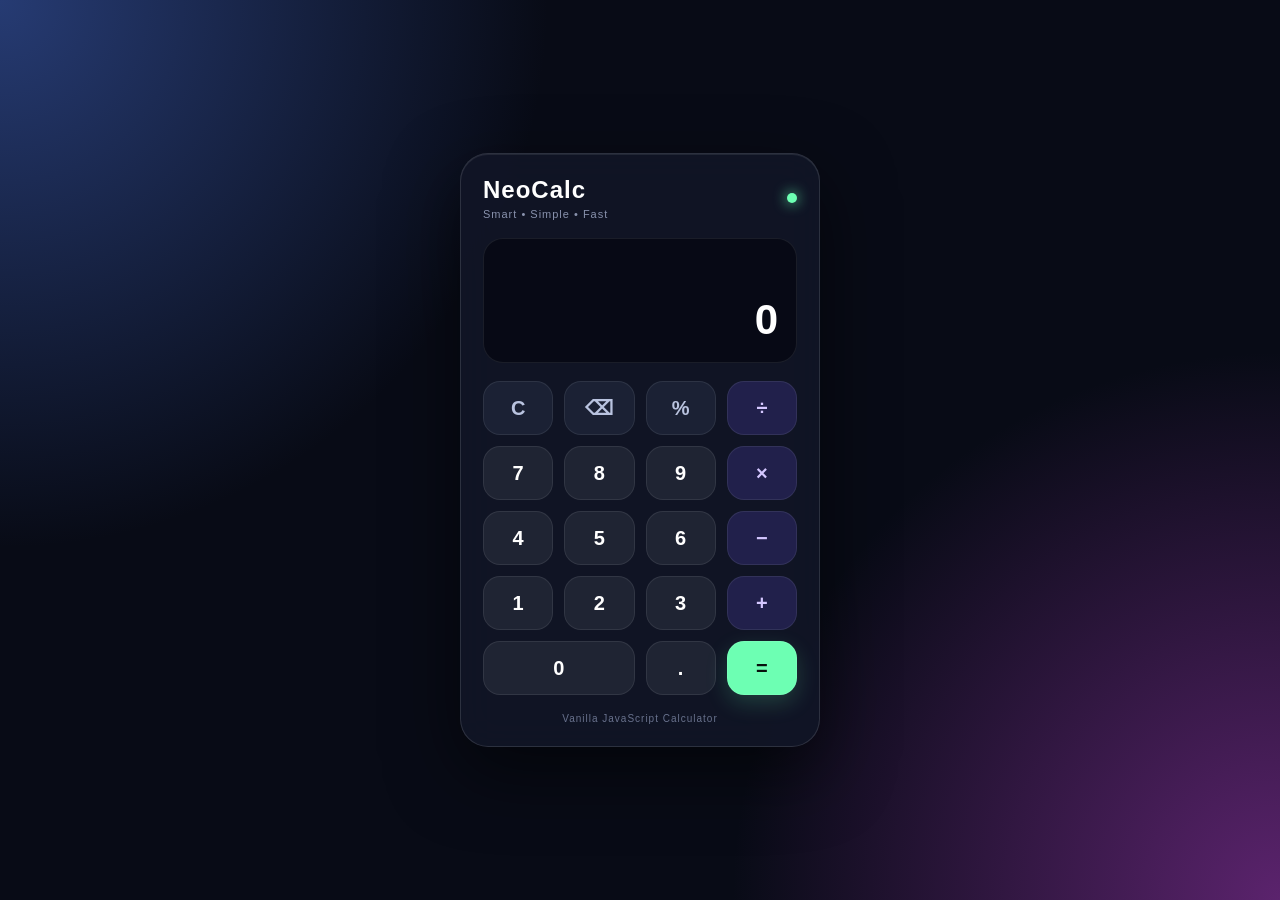
<file: WebDev-L2-Task1-Calculator/index.html>
<!DOCTYPE html>
<html lang="en">
<head>
    <meta charset="UTF-8">
    <meta name="viewport" content="width=device-width, initial-scale=1.0">

    <title>NeoCalc - Modern Calculator</title>

    <link rel="stylesheet" href="style.css">
</head>
<body>
    <main class="calculator">
        <header class="calculator-header">
            <div>
                <h1>NeoCalc</h1>
                <p>Smart • Simple • Fast</p>
            </div>
            <div class="status-dot"></div>
        </header>
        <section class="display">
            <div id="previous-display" class="previous-display"></div>
            <div id="current-display" class="current-display">0</div>
        </section>
        <section class="buttons">

            <button class="btn function" data-action="clear">C</button>
            <button class="btn function" data-action="backspace">⌫</button>
            <button class="btn function" data-action="percent">%</button>
            <button class="btn operator" data-operator="/">÷</button>

            <button class="btn number" data-number="7">7</button>
            <button class="btn number" data-number="8">8</button>
            <button class="btn number" data-number="9">9</button>
            <button class="btn operator" data-operator="*">×</button>

            <button class="btn number" data-number="4">4</button>
            <button class="btn number" data-number="5">5</button>
            <button class="btn number" data-number="6">6</button>
            <button class="btn operator" data-operator="-">−</button>

            <button class="btn number" data-number="1">1</button>
            <button class="btn number" data-number="2">2</button>
            <button class="btn number" data-number="3">3</button>
            <button class="btn operator" data-operator="+">+</button>

            <button class="btn number zero" data-number="0">0</button>
            <button class="btn number" data-number=".">.</button>
            <button class="btn equals" data-action="equals">=</button>

        </section>

        <footer>
            Vanilla JavaScript Calculator
        </footer>
    </main>
    <script src="script.js"></script>
</body>
</html>
</file>
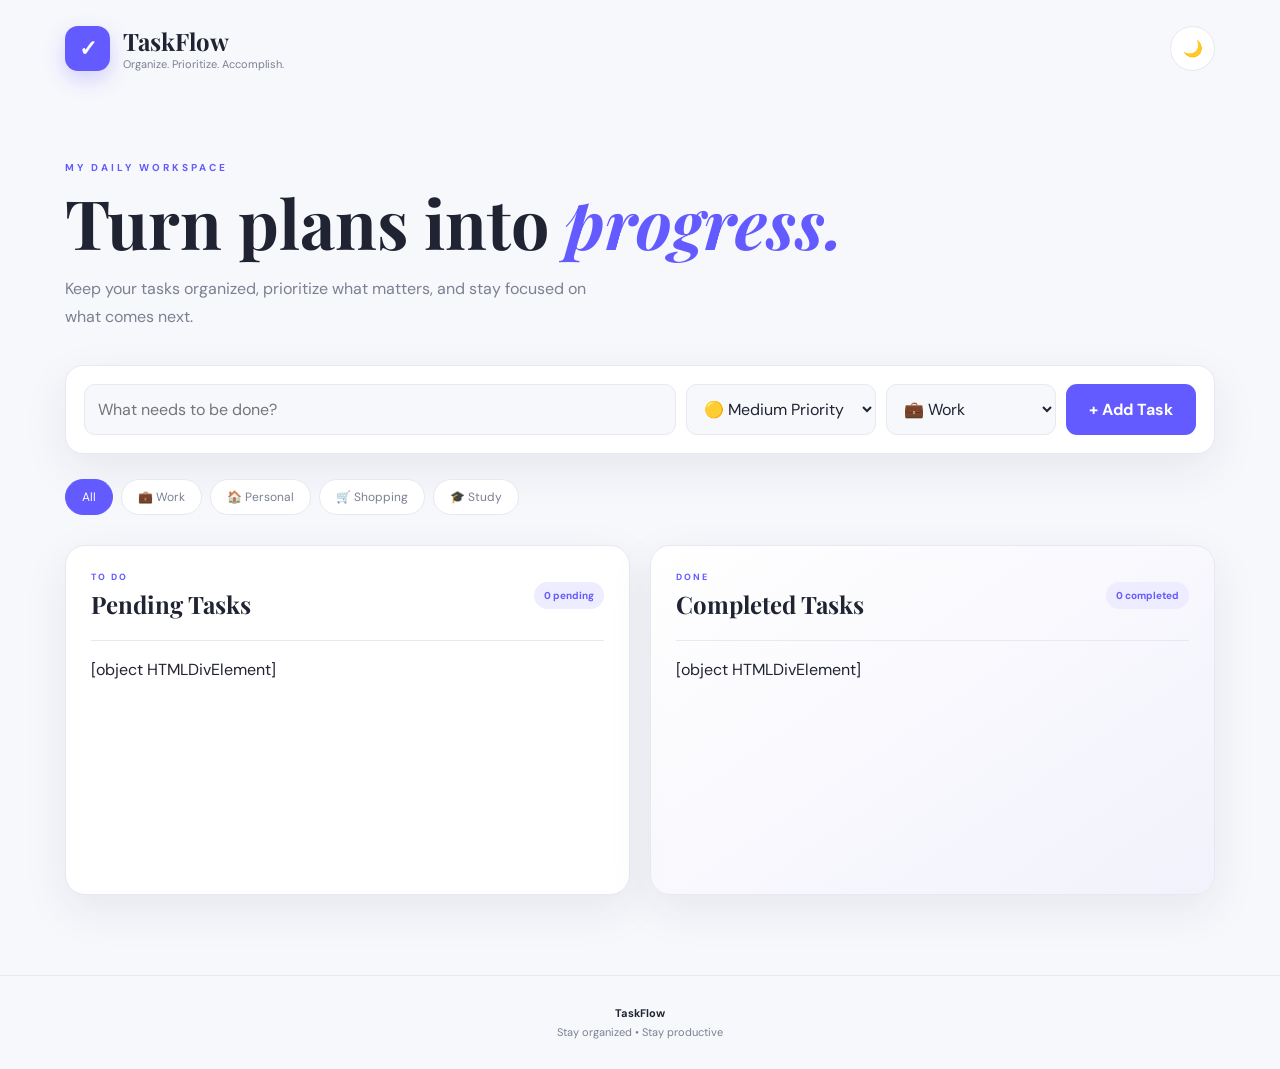
<file: WebDev-L2-Task3-ToDo Web App/index.html>
<!DOCTYPE html>
<html lang="en">
<head>
    <meta charset="UTF-8">
    <meta name="viewport"
          content="width=device-width, initial-scale=1.0">
    <title>TaskFlow | Smart To-Do Manager</title>
    
    <link rel="preconnect"
          href="https://fonts.googleapis.com">
    <link rel="preconnect"
          href="https://fonts.gstatic.com"
          crossorigin>
    <link href="https://fonts.googleapis.com/css2?family=DM+Sans:wght@400;500;600;700&family=Playfair+Display:wght@600;700&display=swap"
          rel="stylesheet">
    <link rel="stylesheet"
          href="style.css">
</head>
<body>
    
    <header class="header">
        <div class="brand">
            <div class="logo">
                ✓
            </div>
            <div>
                <h1>TaskFlow</h1>
                <p>
                    Organize. Prioritize. Accomplish.
                </p>
            </div>
        </div>
        
        <button id="themeToggle"
                class="theme-btn"
                aria-label="Toggle dark mode">
            🌙
        </button>
    </header>
    
    <main class="container">
        
        <section class="intro">
            <p class="eyebrow">
                MY DAILY WORKSPACE
            </p>
            <h2>
                Turn plans into
                <span>progress.</span>
            </h2>
            <p class="intro-text">
                Keep your tasks organized, prioritize what matters,
                and stay focused on what comes next.
            </p>
        </section>
        
        <section class="task-input-card">
            <input
                type="text"
                id="taskInput"
                placeholder="What needs to be done?"
                maxlength="100">
            <select id="prioritySelect">
                <option value="medium">
                    🟡 Medium Priority
                </option>
                <option value="high">
                    🔴 High Priority
                </option>
                <option value="low">
                    🔵 Low Priority
                </option>
            </select>
            <select id="categorySelect">
                <option value="work">
                    💼 Work
                </option>
                <option value="personal">
                    🏠 Personal
                </option>
                <option value="shopping">
                    🛒 Shopping
                </option>
                <option value="study">
                    🎓 Study
                </option>
            </select>
            <button id="addTaskBtn"
                    class="add-btn">
                + Add Task
            </button>
        </section>
        
        <div class="filter-bar">
            <button class="filter-btn active"
                    data-filter="all">
                All
            </button>
            <button class="filter-btn"
                    data-filter="work">
                💼 Work
            </button>
            <button class="filter-btn"
                    data-filter="personal">
                🏠 Personal
            </button>
            <button class="filter-btn"
                    data-filter="shopping">
                🛒 Shopping
            </button>
            <button class="filter-btn"
                    data-filter="study">
                🎓 Study
            </button>
        </div>
        
        <section class="task-grid">
            
            <div class="task-section">
                <div class="section-header">
                    <div>
                        <p class="section-label">
                            TO DO
                        </p>
                        <h3>
                            Pending Tasks
                        </h3>
                    </div>
                    <span id="pendingCount"
                          class="count-badge">
                        0 pending
                    </span>
                </div>
                <div id="pendingList"
                     class="task-list">
                    
                </div>
            </div>
            
            <div class="task-section completed-section">
                <div class="section-header">
                    <div>
                        <p class="section-label">
                            DONE
                        </p>
                        <h3>
                            Completed Tasks
                        </h3>
                    </div>
                    <span id="completedCount"
                          class="count-badge">
                        0 completed
                    </span>
                </div>
                <div id="completedList"
                     class="task-list">
                    
                </div>
            </div>
        </section>
    </main>
    
    <footer>
        <p>
            TaskFlow
        </p>
        <span>
            Stay organized • Stay productive
        </span>
    </footer>
    <script src="script.js"></script>
</body>
</html>
</file>
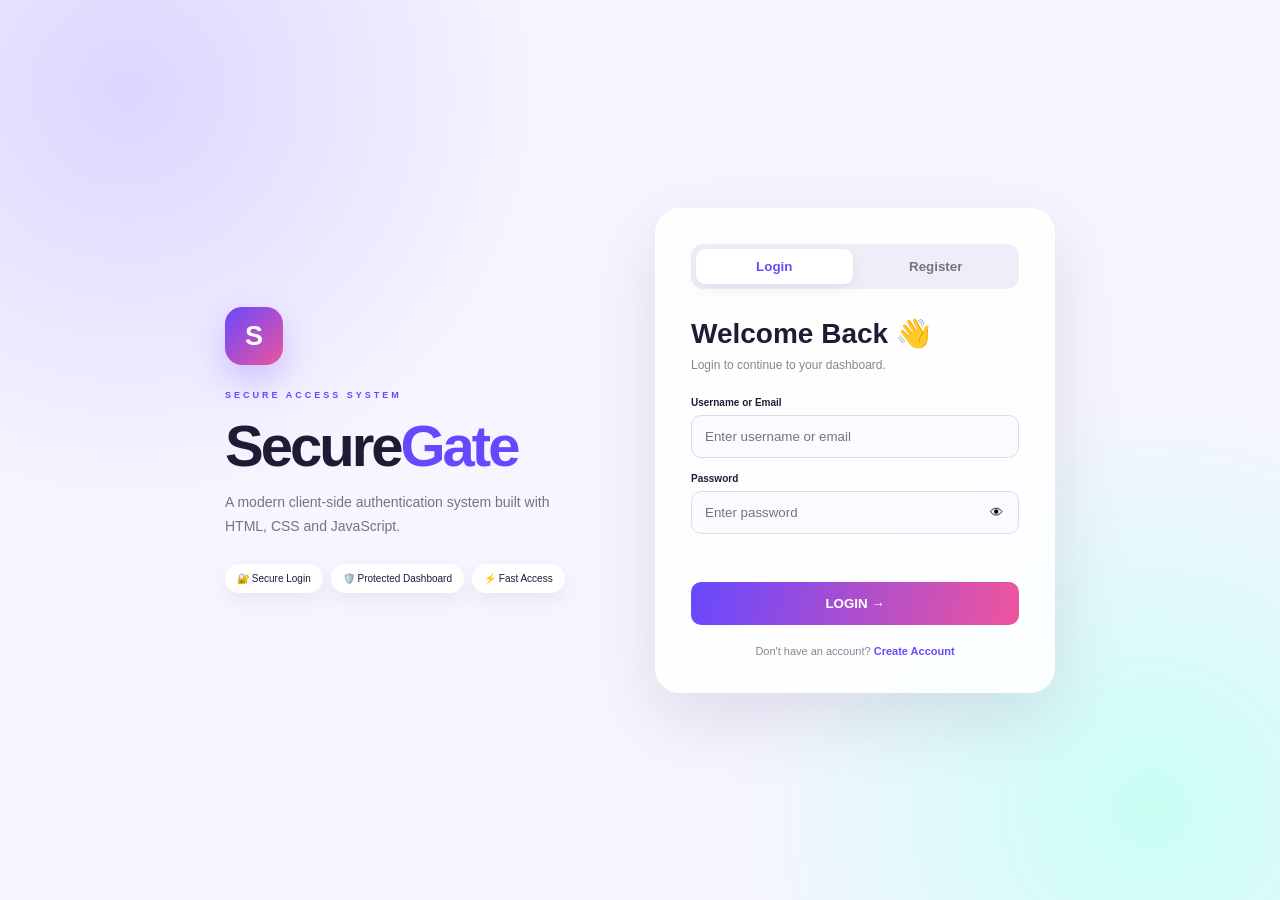
<file: WebDev-L2-Task4-Login Authentication System/index.html>
<!DOCTYPE html>
<html lang="en">
<head>
    <meta charset="UTF-8">
    <meta name="viewport" content="width=device-width, initial-scale=1.0">
    <title>SecureGate | Authentication</title>
    <link rel="stylesheet" href="style.css">
</head>
<body>
<div class="page">
    <div class="hero">
        <div class="logo">S</div>
        <p class="mini">SECURE ACCESS SYSTEM</p>
        <h1>Secure<span>Gate</span></h1>
        <p>
            A modern client-side authentication system
            built with HTML, CSS and JavaScript.
        </p>
        <div class="features">
            <span>🔐 Secure Login</span>
            <span>🛡️ Protected Dashboard</span>
            <span>⚡ Fast Access</span>
        </div>
    </div>
    <div class="auth-card">
        <div class="tabs">
            <button id="loginTab" class="active">Login</button>
            <button id="registerTab">Register</button>
        </div>
        <section id="loginBox">
            <h2>Welcome Back 👋</h2>
            <p class="sub">
                Login to continue to your dashboard.
            </p>
            <form id="loginForm">
                <label>Username or Email</label>
                <input
                    id="loginId"
                    type="text"
                    placeholder="Enter username or email">
                <label>Password</label>
                <div class="password">
                    <input
                        id="loginPassword"
                        type="password"
                        placeholder="Enter password"
                    >
                    <button type="button" class="eye" id="loginEye">👁</button>
                </div>
                <p id="loginMessage" class="message"></p>
                <button class="main-btn" type="submit">
                    LOGIN →
                </button>
            </form>
            <p class="switch">
                Don't have an account?
                <a id="goRegister">Create Account</a>
            </p>
        </section>
        <section id="registerBox" class="hidden">
            <h2>Create Account ✨</h2>
            <p class="sub">
                Create your secure account.
            </p>
            <form id="registerForm">
                <label>Username</label>
                <input
                    id="username"
                    type="text"
                    placeholder="Choose username"
                >
                <label>Email</label>
                <input
                    id="email"
                    type="email"
                    placeholder="Enter email"
                >
                <label>Password</label>
                <div class="password">
                    <input
                        id="registerPassword"
                        type="password"
                        placeholder="Minimum 8 characters"
                    >
                    <button type="button" class="eye" id="registerEye">👁</button>
                </div>
                <div class="rules">
                    <span id="ruleLength">○ 8+ characters</span>
                    <span id="ruleNumber">○ 1 number</span>
                </div>
                <p id="registerMessage" class="message"></p>
                <button class="main-btn" type="submit">
                    CREATE ACCOUNT →
                </button>
            </form>
            <p class="switch">
                Already have an account?
                <a id="goLogin">Login</a>
            </p>
        </section>
    </div>
</div>
<script>
const loginTab = document.getElementById("loginTab");
const registerTab = document.getElementById("registerTab");
const loginBox = document.getElementById("loginBox");
const registerBox = document.getElementById("registerBox");
function showLogin() {
    loginBox.classList.remove("hidden");
    registerBox.classList.add("hidden");
    loginTab.classList.add("active");
    registerTab.classList.remove("active");
}
function showRegister() {
    loginBox.classList.add("hidden");
    registerBox.classList.remove("hidden");
    loginTab.classList.remove("active");
    registerTab.classList.add("active");
}
loginTab.addEventListener("click", showLogin);
registerTab.addEventListener("click", showRegister);
document.getElementById("goRegister").addEventListener("click", showRegister);
document.getElementById("goLogin").addEventListener("click", showLogin);
function togglePassword(inputId, button) {
    const input = document.getElementById(inputId);
    if (input.type === "password") {
        input.type = "text";
        button.textContent = "🙈";
    } else {
        input.type = "password";
        button.textContent = "👁";
    }
}
document.getElementById("loginEye").addEventListener("click", function() {
    togglePassword("loginPassword", this);
});
document.getElementById("registerEye").addEventListener("click", function() {
    togglePassword("registerPassword", this);
});
function makeHash(password) {
    let hash = 0;
    for (let i = 0; i < password.length; i++) {
        hash = ((hash << 5) - hash) + password.charCodeAt(i);
        hash |= 0;
    }
    return "HASH_" + Math.abs(hash);
}
document.getElementById("registerPassword").addEventListener("input", function() {
    const password = this.value;
    document.getElementById("ruleLength").textContent =
        password.length >= 8
        ? "✓ 8+ characters"
        : "○ 8+ characters";
    document.getElementById("ruleNumber").textContent =
        /\d/.test(password)
        ? "✓ 1 number"
        : "○ 1 number";
});
document.getElementById("registerForm").addEventListener("submit", function(e) {
    e.preventDefault();
    const username =
        document.getElementById("username").value.trim();
    const email =
        document.getElementById("email").value.trim().toLowerCase();
    const password =
        document.getElementById("registerPassword").value;
    const message =
        document.getElementById("registerMessage");
    if (!username || !email || !password) {
        message.textContent = "Please fill in all fields.";
        message.className = "message error";
        return;
    }
    if (password.length < 8 || !/\d/.test(password)) {
        message.textContent =
            "Password must have 8+ characters and 1 number.";
        message.className = "message error";
        return;
    }
    let users =
        JSON.parse(localStorage.getItem("secureUsers")) || [];
    const duplicate = users.some(function(user) {
        return user.username.toLowerCase() === username.toLowerCase()
            || user.email.toLowerCase() === email;
    });
    if (duplicate) {
        message.textContent =
            "Username or email already exists.";
        message.className = "message error";
        return;
    }
    const newUser = {
        username: username,
        email: email,
        password: makeHash(password)
    };
    users.push(newUser);
    localStorage.setItem(
        "secureUsers",
        JSON.stringify(users)
    );
    message.textContent =
        "Account created successfully!";
    message.className = "message success";
    document.getElementById("registerForm").reset();
    setTimeout(function() {
        showLogin();
    }, 1000);
});
document.getElementById("loginForm").addEventListener("submit", function(e) {
    e.preventDefault();
    const id =
        document.getElementById("loginId").value.trim().toLowerCase();
    const password =
        document.getElementById("loginPassword").value;
    const message =
        document.getElementById("loginMessage");
    if (!id || !password) {
        message.textContent =
            "Please fill in all fields.";
        message.className = "message error";
        return;
    }
    const users =
        JSON.parse(localStorage.getItem("secureUsers")) || [];
    const user = users.find(function(item) {
        return item.username.toLowerCase() === id
            || item.email.toLowerCase() === id;
    });
    const passwordHash = makeHash(password);
    if (!user || user.password !== passwordHash) {
        message.textContent =
            "Invalid username/email or password.";
        message.className = "message error";
        return;
    }
    localStorage.setItem(
        "secureSession",
        JSON.stringify({
            username: user.username,
            email: user.email
        })
    );
    window.location.href = "dashboard.html";
});
</script>
</body>
</html>
</file>
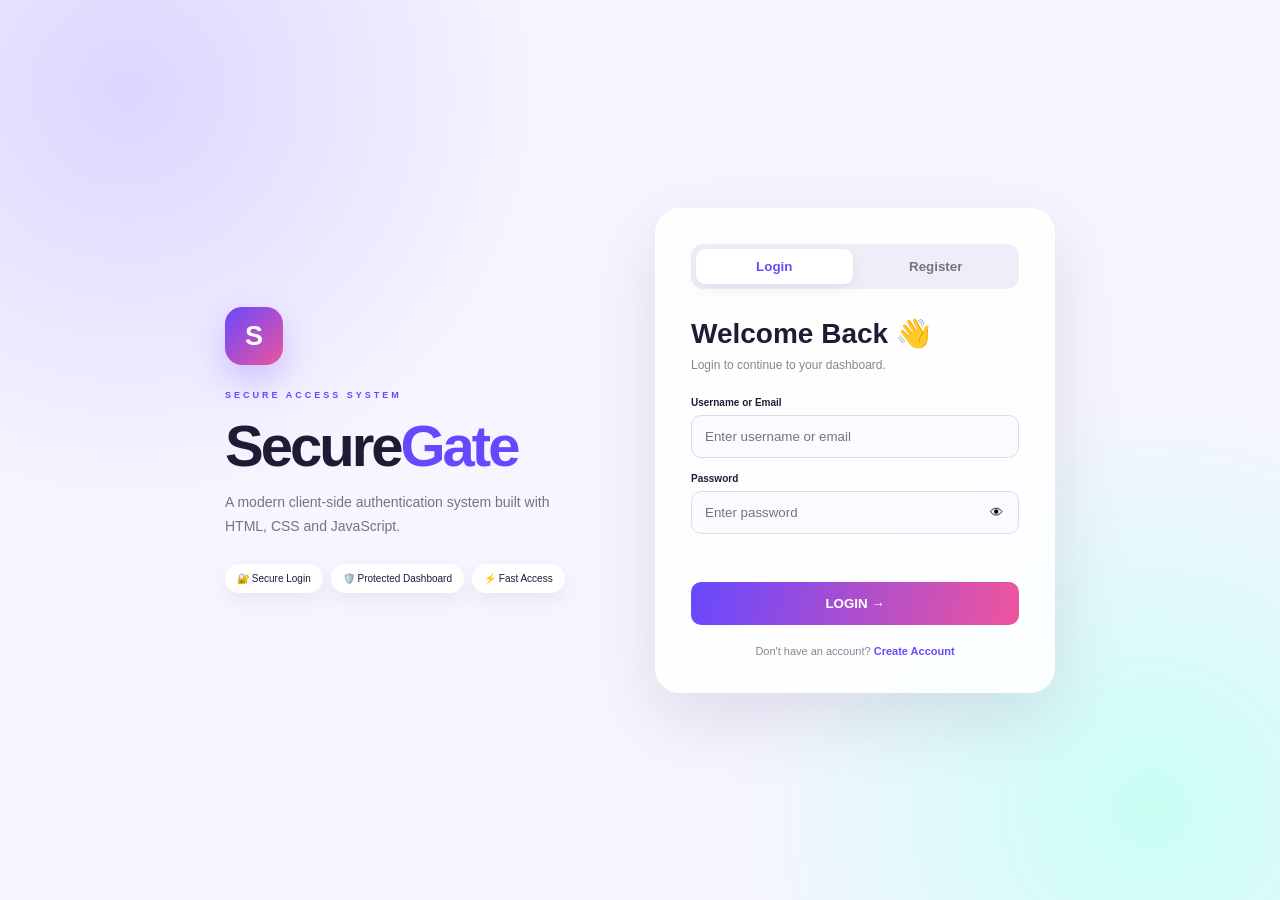
<file: WebDev-L2-Task4-Login Authentication System/dashboard.html>
<!DOCTYPE html>
<html lang="en">
<head>
    <meta charset="UTF-8">
    <meta name="viewport" content="width=device-width, initial-scale=1.0">
    <title>SecureGate | Dashboard</title>
    <link rel="stylesheet" href="style.css">
</head>
<body>
<script>
const session =
    JSON.parse(localStorage.getItem("secureSession"));
if (!session) {
    window.location.href = "index.html";
}
</script>
<header>
    <div class="nav-logo">
        <div class="logo small">S</div>
        <strong>SecureGate</strong>
    </div>
    <button id="logout">LOGOUT</button>
</header>
<main class="dashboard">
    <p class="mini">PROTECTED AREA</p>
    <h1>
        Welcome,
        <span id="userName"></span> 👋
    </h1>
    <p class="dash-sub">
        You have successfully authenticated.
        Your dashboard is protected.
    </p>
    <div class="dash-grid">
        <div class="dash-card">
            <div class="dash-icon">🛡️</div>
            <small>SECURITY</small>
            <h2>Protected</h2>
            <p>Authenticated session is active.</p>
        </div>
        <div class="dash-card">
            <div class="dash-icon">👤</div>
            <small>USERNAME</small>
            <h2 id="user"></h2>
            <p>Verified account.</p>
        </div>
        <div class="dash-card">
            <div class="dash-icon">✉️</div>
            <small>EMAIL</small>
            <h2 id="email"></h2>
            <p>Registered email address.</p>
        </div>
        <div class="dash-card">
            <div class="dash-icon">🔐</div>
            <small>PASSWORD</small>
            <h2>Hashed</h2>
            <p>Password is not stored as plain text.</p>
        </div>
    </div>
</main>
<script>
document.getElementById("userName").textContent =
    session.username;
document.getElementById("user").textContent =
    session.username;
document.getElementById("email").textContent =
    session.email;
document.getElementById("logout").addEventListener("click", function() {
    localStorage.removeItem("secureSession");
    window.location.href = "index.html";
});
</script>
</body>
</html>
</file>
<file: WebDev-L2-Task1-Calculator/style.css>
* {
    margin: 0;
    padding: 0;
    box-sizing: border-box;
}
body {
    min-height: 100vh;
    display: flex;
    justify-content: center;
    align-items: center;
    font-family: Arial, Helvetica, sans-serif;
    background:
        radial-gradient(circle at top left, #263b73, transparent 35%),
        radial-gradient(circle at bottom right, #5b236d, transparent 35%),
        #080b16;
    color: white;
}
.calculator {
    width: 360px;
    padding: 22px;
    border: 1px solid rgba(255, 255, 255, 0.12);
    border-radius: 28px;
    background: rgba(18, 22, 39, 0.88);
    box-shadow:
        0 25px 70px rgba(0, 0, 0, 0.55),
        inset 0 1px 0 rgba(255, 255, 255, 0.08);
    backdrop-filter: blur(18px);
}
.calculator-header {
    display: flex;
    justify-content: space-between;
    align-items: center;
    margin-bottom: 18px;
}
.calculator-header h1 {
    font-size: 24px;
    letter-spacing: 1px;
}
.calculator-header p {
    margin-top: 4px;
    font-size: 11px;
    color: #8992ad;
    letter-spacing: 1px;
}
.status-dot {
    width: 10px;
    height: 10px;
    border-radius: 50%;
    background: #6dffb3;
    box-shadow: 0 0 14px #6dffb3;
}
.display {
    min-height: 125px;
    padding: 18px;
    margin-bottom: 18px;
    display: flex;
    flex-direction: column;
    justify-content: flex-end;
    align-items: flex-end;
    overflow: hidden;
    border-radius: 20px;
    background: rgba(5, 8, 19, 0.8);
    border: 1px solid rgba(255, 255, 255, 0.08);
}
.previous-display {
    width: 100%;
    min-height: 25px;
    text-align: right;
    font-size: 14px;
    color: #7f89a5;
    white-space: nowrap;
    overflow: hidden;
    text-overflow: ellipsis;
}
.current-display {
    width: 100%;
    margin-top: 5px;
    text-align: right;
    font-size: 42px;
    font-weight: 600;
    color: #ffffff;
    white-space: nowrap;
    overflow: hidden;
    text-overflow: ellipsis;
}
.buttons {
    display: grid;
    grid-template-columns: repeat(4, 1fr);
    gap: 11px;
}
.btn {
    height: 54px;
    border: none;
    border-radius: 17px;
    font-size: 20px;
    font-weight: 600;
    color: white;
    cursor: pointer;
    background: rgba(255, 255, 255, 0.07);
    border: 1px solid rgba(255, 255, 255, 0.08);
    transition:
        transform 0.12s ease,
        background 0.2s ease,
        box-shadow 0.2s ease;
}

.btn:active {
    transform: scale(0.90) translateY(3px);
    box-shadow:
        inset 0 3px 8px rgba(0, 0, 0, 0.35);
    filter: brightness(0.9);
}

.number:hover {
    background: rgba(255, 255, 255, 0.13);
    transform: translateY(-2px);
    box-shadow: 0 6px 15px rgba(0, 0, 0, 0.20);
}
.number:active {
    transform: scale(0.94);
}

.function {
    color: #b9c3df;
    background: rgba(118, 132, 171, 0.12);
}
.function:hover {
    background: rgba(118, 132, 171, 0.22);
}
.function:active {
    transform: scale(0.94);
}

.operator {
    color: #d4c7ff;
    background: rgba(119, 91, 255, 0.18);
}
.operator:hover {
    background: rgba(119, 91, 255, 0.32);
    box-shadow: 0 0 18px rgba(119, 91, 255, 0.18);
}
.operator:active {
    transform: scale(0.94);
}

.equals {
    grid-column: span 1;
    color: #08100d;
    background: #6dffb3;
    box-shadow: 0 8px 22px rgba(109, 255, 179, 0.18);
}
.equals:hover {
    background: #8affc4;
    box-shadow: 0 8px 28px rgba(109, 255, 179, 0.3);
}
.equals:active {
    transform: scale(0.95);
}

.zero {
    grid-column: span 2;
}
footer {
    margin-top: 18px;
    text-align: center;
    font-size: 10px;
    color: #69728d;
    letter-spacing: 1px;
}
@media (max-width: 420px) {
    .calculator {
        width: calc(100% - 24px);
        padding: 17px;
    }
    .btn {
        height: 58px;
    }
    .current-display {
        font-size: 36px;
    }
}
</file>
<file: WebDev-L2-Task3-ToDo Web App/style.css>
:root {
    --bg: #f7f8fc;
    --card: #ffffff;
    --text: #202332;
    --muted: #7b8092;
    --border: #e7e9f0;
    --primary: #635bff;
    --primary-light: #eeecff;
    --danger: #e05252;
    --shadow:
        0 15px 45px rgba(40, 44, 70, 0.08);
}
body.dark {
    --bg: #15161c;
    --card: #202129;
    --text: #f6f6f8;
    --muted: #a6a8b5;
    --border: #343640;
    --primary: #8b84ff;
    --primary-light: #302d52;
    --shadow:
        0 15px 45px rgba(0, 0, 0, 0.25);
}
* {
    margin: 0;
    padding: 0;
    box-sizing: border-box;
}
body {
    background: var(--bg);
    color: var(--text);
    font-family: "DM Sans", sans-serif;
    min-height: 100vh;
    transition:
        background 0.3s ease,
        color 0.3s ease;
}
button,
input,
select {
    font: inherit;
}
button {
    cursor: pointer;
}
.header {
    width: min(1150px, 92%);
    margin: auto;
    padding: 25px 0;
    display: flex;
    justify-content: space-between;
    align-items: center;
}
.brand {
    display: flex;
    align-items: center;
    gap: 13px;
}
.logo {
    width: 45px;
    height: 45px;
    display: grid;
    place-items: center;
    border-radius: 13px;
    background: var(--primary);
    color: white;
    font-size: 22px;
    font-weight: 700;
    box-shadow:
        0 8px 20px rgba(99, 91, 255, .25);
}
.brand h1 {
    font-family: "Playfair Display", serif;
    font-size: 24px;
}
.brand p {
    color: var(--muted);
    font-size: 11px;
}
.theme-btn {
    width: 45px;
    height: 45px;
    border-radius: 50%;
    border: 1px solid var(--border);
    background: var(--card);
    color: var(--text);
    transition: .3s;
}
.theme-btn:hover {
    transform: rotate(20deg) scale(1.08);
}
.container {
    width: min(1150px, 92%);
    margin: auto;
}
.intro {
    padding: 65px 0 35px;
}
.eyebrow {
    color: var(--primary);
    font-size: 10px;
    font-weight: 700;
    letter-spacing: 3px;
    margin-bottom: 12px;
}
.intro h2 {
    font-family: "Playfair Display", serif;
    font-size: clamp(42px, 6vw, 68px);
    line-height: 1.05;
}
.intro h2 span {
    color: var(--primary);
    font-style: italic;
}
.intro-text {
    max-width: 550px;
    margin-top: 18px;
    color: var(--muted);
    line-height: 1.7;
}
.task-input-card {
    padding: 18px;
    display: grid;
    grid-template-columns: 1fr 190px 170px 130px;
    gap: 10px;
    background: var(--card);
    border: 1px solid var(--border);
    border-radius: 18px;
    box-shadow: var(--shadow);
}
.task-input-card input,
.task-input-card select {
    min-width: 0;
    border: 1px solid var(--border);
    background: var(--bg);
    color: var(--text);
    border-radius: 11px;
    padding: 13px;
    outline: none;
    transition: .25s;
}
.task-input-card input:focus,
.task-input-card select:focus {
    border-color: var(--primary);
    box-shadow:
        0 0 0 3px rgba(99, 91, 255, .1);
}
.add-btn {
    border: none;
    border-radius: 11px;
    background: var(--primary);
    color: white;
    font-weight: 700;
    transition: .3s;
}
.add-btn:hover {
    transform: translateY(-2px);
    box-shadow:
        0 8px 20px rgba(99, 91, 255, .25);
}
.filter-bar {
    display: flex;
    gap: 8px;
    margin: 25px 0;
    overflow-x: auto;
    padding-bottom: 5px;
}
.filter-btn {
    flex-shrink: 0;
    border: 1px solid var(--border);
    background: var(--card);
    color: var(--muted);
    padding: 9px 16px;
    border-radius: 30px;
    font-size: 12px;
    transition: .25s;
}
.filter-btn:hover,
.filter-btn.active {
    background: var(--primary);
    color: white;
    border-color: var(--primary);
}
.task-grid {
    display: grid;
    grid-template-columns: 1fr 1fr;
    gap: 20px;
    padding-bottom: 80px;
}
.task-section {
    min-height: 350px;
    padding: 25px;
    border: 1px solid var(--border);
    border-radius: 20px;
    background: var(--card);
    box-shadow: var(--shadow);
}
.completed-section {
    background:
        linear-gradient(
            145deg,
            var(--card),
            rgba(99, 91, 255, .04)
        );
}
.section-header {
    display: flex;
    justify-content: space-between;
    align-items: center;
    padding-bottom: 20px;
    border-bottom: 1px solid var(--border);
}
.section-label {
    color: var(--primary);
    font-size: 9px;
    font-weight: 700;
    letter-spacing: 2px;
    margin-bottom: 5px;
}
.section-header h3 {
    font-family: "Playfair Display", serif;
    font-size: 24px;
}
.count-badge {
    padding: 7px 10px;
    border-radius: 20px;
    background: var(--primary-light);
    color: var(--primary);
    font-size: 10px;
    font-weight: 700;
}
.task-list {
    display: flex;
    flex-direction: column;
    gap: 12px;
    padding-top: 18px;
}
.task-card {
    position: relative;
    padding: 17px;
    border: 1px solid var(--border);
    border-radius: 14px;
    background: var(--bg);
    transition: .3s;
}
.task-card:hover {
    transform: translateY(-3px);
    border-color: var(--primary);
    box-shadow:
        0 8px 20px rgba(0,0,0,.06);
}
.task-top {
    display: flex;
    align-items: flex-start;
    gap: 12px;
}
.complete-btn {
    width: 24px;
    height: 24px;
    flex-shrink: 0;
    border-radius: 50%;
    border: 2px solid var(--primary);
    background: transparent;
    color: white;
    display: grid;
    place-items: center;
    font-size: 13px;
    transition: .25s;
}
.complete-btn:hover {
    background: var(--primary);
}
.task-content {
    flex: 1;
    min-width: 0;
}
.task-text {
    font-weight: 600;
    line-height: 1.4;
    word-break: break-word;
}
.completed .task-text {
    text-decoration: line-through;
    color: var(--muted);
}
.task-meta {
    display: flex;
    flex-wrap: wrap;
    align-items: center;
    gap: 7px;
    margin-top: 9px;
}
.priority {
    padding: 4px 8px;
    border-radius: 6px;
    font-size: 9px;
    font-weight: 700;
    text-transform: uppercase;
}
.priority-high {
    color: #d63f3f;
    background: #ffe5e5;
}
.priority-medium {
    color: #b47a00;
    background: #fff2c9;
}
.priority-low {
    color: #2875c7;
    background: #e3f0ff;
}
body.dark .priority-high {
    background: #4a2727;
}
body.dark .priority-medium {
    background: #4a3b1b;
}
body.dark .priority-low {
    background: #203a54;
}
.category {
    color: var(--muted);
    font-size: 9px;
    padding: 4px 7px;
    border: 1px solid var(--border);
    border-radius: 6px;
}
.time {
    color: var(--muted);
    font-size: 9px;
}
.task-actions {
    display: flex;
    gap: 5px;
    margin-top: 13px;
    padding-top: 11px;
    border-top: 1px solid var(--border);
}
.action-btn {
    border: none;
    background: transparent;
    color: var(--muted);
    font-size: 11px;
    padding: 5px 7px;
    border-radius: 6px;
    transition: .2s;
}
.action-btn:hover {
    background: var(--primary-light);
    color: var(--primary);
}
.delete-btn:hover {
    background: #ffe5e5;
    color: var(--danger);
}
.edit-input {
    width: 100%;
    border: 1px solid var(--primary);
    background: var(--card);
    color: var(--text);
    border-radius: 7px;
    padding: 7px;
    outline: none;
}
.empty-state {
    text-align: center;
    padding: 50px 15px;
    color: var(--muted);
}
.empty-icon {
    font-size: 35px;
    margin-bottom: 10px;
}
.empty-state p {
    font-size: 13px;
}
.empty-state small {
    display: block;
    margin-top: 5px;
    font-size: 10px;
}
footer {
    text-align: center;
    padding: 30px;
    border-top: 1px solid var(--border);
    color: var(--muted);
    font-size: 11px;
}
footer p {
    color: var(--text);
    font-weight: 700;
    margin-bottom: 5px;
}
@media (max-width: 900px) {
    .task-input-card {
        grid-template-columns: 1fr 1fr;
    }
    .task-input-card input {
        grid-column: 1 / -1;
    }
    .task-grid {
        grid-template-columns: 1fr;
    }
}
@media (max-width: 600px) {
    .header {
        width: 90%;
    }
    .container {
        width: 90%;
    }
    .intro {
        padding-top: 45px;
    }
    .task-input-card {
        grid-template-columns: 1fr;
    }
    .task-input-card input {
        grid-column: auto;
    }
    .task-section {
        padding: 18px;
    }
    .section-header {
        align-items: flex-start;
        gap: 10px;
    }
}
</file>
<file: WebDev-L2-Task4-Login Authentication System/style.css>
* {
    box-sizing: border-box;
    margin: 0;
    padding: 0;
}
body {
    min-height: 100vh;
    font-family: Arial, sans-serif;
    color: #201b35;
    background:
        radial-gradient(circle at 10% 10%, #ded5ff, transparent 30%),
        radial-gradient(circle at 90% 90%, #c9fff4, transparent 30%),
        #f7f5ff;
}
.page {
    min-height: 100vh;
    display: flex;
    justify-content: center;
    align-items: center;
    gap: 80px;
    padding: 30px;
}
.hero {
    width: 350px;
}
.logo {
    width: 58px;
    height: 58px;
    display: grid;
    place-items: center;
    border-radius: 17px;
    color: white;
    font-size: 27px;
    font-weight: bold;
    background: linear-gradient(135deg, #6848ff, #ee559e);
    box-shadow: 0 15px 35px #6848ff44;
    margin-bottom: 25px;
}
.mini {
    font-size: 9px;
    font-weight: bold;
    letter-spacing: 3px;
    color: #6848ff;
}
.hero h1 {
    font-size: 58px;
    margin: 12px 0;
    letter-spacing: -3px;
}
.hero h1 span {
    color: #6848ff;
}
.hero > p:not(.mini) {
    color: #777287;
    line-height: 1.7;
    font-size: 14px;
}
.features {
    display: flex;
    flex-wrap: wrap;
    gap: 8px;
    margin-top: 25px;
}
.features span {
    background: white;
    padding: 9px 12px;
    border-radius: 20px;
    font-size: 10px;
    box-shadow: 0 8px 20px #51407114;
}
.auth-card {
    width: 400px;
    padding: 35px;
    background: #ffffffdf;
    border: 1px solid white;
    border-radius: 25px;
    box-shadow: 0 25px 70px #51407125;
    backdrop-filter: blur(15px);
}
.tabs {
    display: grid;
    grid-template-columns: 1fr 1fr;
    gap: 5px;
    padding: 5px;
    background: #f0edf8;
    border-radius: 12px;
    margin-bottom: 28px;
}
.tabs button {
    border: none;
    padding: 10px;
    border-radius: 9px;
    background: transparent;
    cursor: pointer;
    color: #777287;
    font-weight: bold;
}
.tabs button.active {
    background: white;
    color: #6848ff;
    box-shadow: 0 5px 15px #51407115;
}
.auth-card h2 {
    font-size: 28px;
    margin-bottom: 8px;
}
.sub {
    color: #888394;
    font-size: 12px;
    margin-bottom: 25px;
}
label {
    display: block;
    font-size: 10px;
    font-weight: bold;
    margin: 15px 0 7px;
}
input {
    width: 100%;
    padding: 13px;
    border: 1px solid #ded9ec;
    border-radius: 10px;
    outline: none;
    background: #fbfaff;
    transition: .2s;
}
input:focus {
    border-color: #6848ff;
    box-shadow: 0 0 0 4px #6848ff18;
}
.password {
    position: relative;
}
.password input {
    padding-right: 45px;
}
.eye {
    position: absolute;
    right: 5px;
    top: 50%;
    transform: translateY(-50%);
    width: 35px;
    padding: 5px;
    border: none;
    background: transparent;
    cursor: pointer;
}
.eye:hover {
    background: transparent;
    box-shadow: none;
    transform: translateY(-50%);
}
.main-btn {
    width: 100%;
    padding: 14px;
    border: none;
    border-radius: 10px;
    color: white;
    background: linear-gradient(100deg, #6848ff, #ee559e);
    font-weight: bold;
    cursor: pointer;
    margin-top: 10px;
    transition: .25s;
}
.main-btn:hover {
    transform: translateY(-2px);
    box-shadow: 0 12px 25px #6848ff35;
}
.message {
    min-height: 18px;
    font-size: 11px;
    font-weight: bold;
    margin: 10px 0;
}
.error {
    color: #e34850;
}
.success {
    color: #15996b;
}
.rules {
    display: flex;
    gap: 15px;
    margin: 8px 0;
    font-size: 9px;
    color: #777287;
}
.switch {
    text-align: center;
    margin-top: 20px;
    color: #888394;
    font-size: 11px;
}
.switch a {
    color: #6848ff;
    font-weight: bold;
    cursor: pointer;
}
.hidden {
    display: none;
}
header {
    height: 70px;
    padding: 0 7%;
    display: flex;
    align-items: center;
    justify-content: space-between;
    background: white;
    border-bottom: 1px solid #e8e4f1;
}
.nav-logo {
    display: flex;
    align-items: center;
    gap: 10px;
}
.logo.small {
    width: 38px;
    height: 38px;
    margin: 0;
    border-radius: 11px;
    font-size: 18px;
}
.nav-logo strong {
    letter-spacing: 1px;
}
#logout {
    border: none;
    padding: 10px 18px;
    border-radius: 9px;
    background: #fff0f2;
    color: #e34850;
    font-weight: bold;
    cursor: pointer;
}
.dashboard {
    width: min(1000px, 90%);
    margin: auto;
    padding: 70px 0;
}
.dashboard h1 {
    font-size: clamp(35px, 6vw, 58px);
    margin: 12px 0;
}
.dashboard h1 span {
    color: #6848ff;
}
.dash-sub {
    color: #888394;
    margin-bottom: 35px;
}
.dash-grid {
    display: grid;
    grid-template-columns: 1fr 1fr;
    gap: 18px;
}
.dash-card {
    padding: 28px;
    background: white;
    border: 1px solid #e7e2f1;
    border-radius: 20px;
    box-shadow: 0 15px 40px #51407112;
    transition: .25s;
}
.dash-card:hover {
    transform: translateY(-5px);
}
.dash-icon {
    font-size: 28px;
    margin-bottom: 20px;
}
.dash-card small {
    font-size: 9px;
    letter-spacing: 2px;
    color: #888394;
}
.dash-card h2 {
    margin: 8px 0;
    font-size: 20px;
}
.dash-card p {
    color: #888394;
    font-size: 11px;
}
@media (max-width: 800px) {
    .page {
        flex-direction: column;
        gap: 30px;
    }
    .hero {
        width: min(400px, 90%);
    }
    .hero h1 {
        font-size: 42px;
    }
    .auth-card {
        width: min(400px, 95%);
    }
    .dash-grid {
        grid-template-columns: 1fr;
    }
}
</file>
